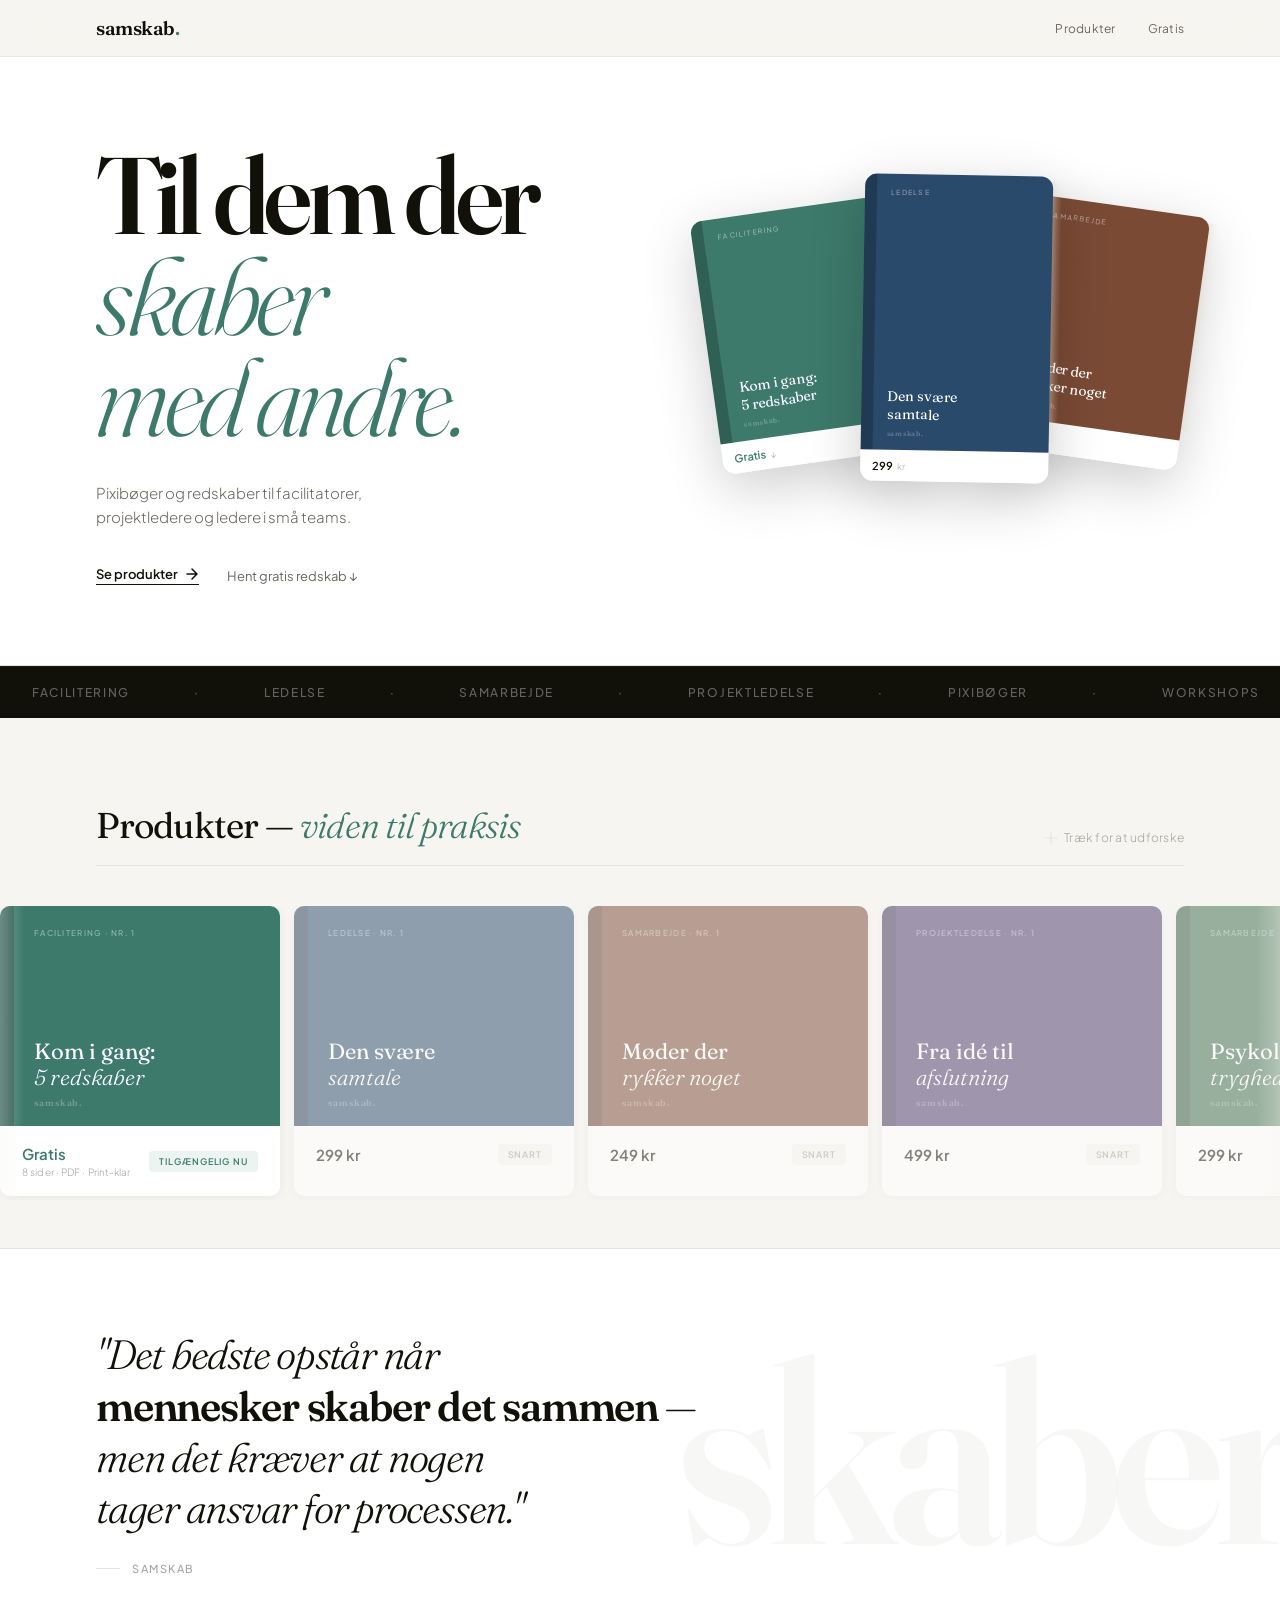
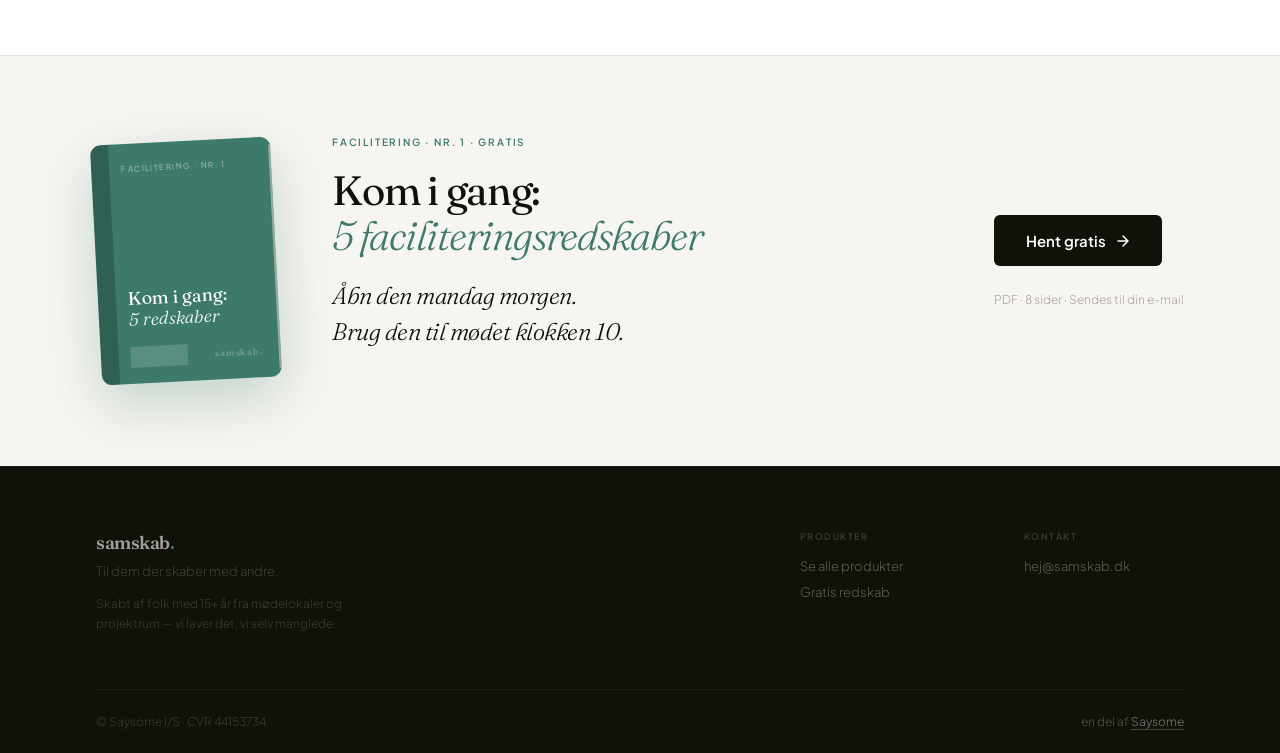
<file: index.html>
<!DOCTYPE html>
<html lang="da">
<head>
  <meta charset="UTF-8">
  <meta name="viewport" content="width=device-width, initial-scale=1.0">
  <title>samskab — Til dem der skaber med andre</title>
  <meta name="description" content="Pixibøger og redskaber til facilitatorer, projektledere og ledere i små teams.">
  <meta property="og:title" content="samskab — Til dem der skaber med andre">
  <meta property="og:description" content="Pixibøger og redskaber til facilitatorer, projektledere og ledere i små teams.">
  <meta property="og:type" content="website">
  <meta property="og:image" content="https://samskab.dk/og.svg">
  <meta property="og:image:width" content="1200">
  <meta property="og:image:height" content="630">
  <meta property="og:url" content="https://samskab.dk">
  <meta name="twitter:card" content="summary_large_image">
  <meta name="twitter:image" content="https://samskab.dk/og.svg">
  <link rel="icon" href="/favicon.svg" type="image/svg+xml">
  <link rel="preconnect" href="https://fonts.googleapis.com">
  <link rel="preconnect" href="https://fonts.gstatic.com" crossorigin>
  <link href="https://fonts.googleapis.com/css2?family=Fraunces:ital,opsz,wght@0,9..144,300;0,9..144,400;0,9..144,600;1,9..144,300;1,9..144,400&family=Plus+Jakarta+Sans:wght@300;400;500;600&display=swap" rel="stylesheet">
  <link rel="stylesheet" href="css/style.css">
</head>
<body>

<!-- NAV -->
<header class="nav">
  <div class="wrap">
    <div class="nav-inner">
      <a href="#" class="nav-logo">samskab<span>.</span></a>
      <nav class="nav-links">
        <a href="#produkter" class="nav-link">Produkter</a>
        <a href="#gratis" class="nav-link">Gratis</a>
      </nav>
    </div>
  </div>
</header>


<!-- HERO -->
<section class="hero">
  <div class="wrap">
    <div class="hero-inner">

      <div>
        <h1 class="hero-h1 reveal">
          Til dem der<br>
          <span class="italic">skaber<br>med andre.</span>
        </h1>
        <p class="hero-meta reveal reveal-delay-1">
          Pixibøger og redskaber til facilitatorer,<br>
          projektledere og ledere i små teams.
        </p>
        <div class="hero-links reveal reveal-delay-2">
          <a href="#produkter" class="hero-link-primary">
            Se produkter
            <svg width="14" height="14" viewBox="0 0 14 14" fill="none"><path d="M2 7h10M7 2l5 5-5 5" stroke="currentColor" stroke-width="1.5" stroke-linecap="round" stroke-linejoin="round"/></svg>
          </a>
          <a href="#gratis" class="hero-link-secondary">
            Hent gratis redskab ↓
          </a>
        </div>
      </div>

      <!-- Fanned card deck -->
      <div class="hero-deck">
        <div class="hc">
          <div class="hc-cover hc-cover-h" style="background:var(--s-f)">
            <div class="hc-spine"></div>
            <div class="hc-series">Facilitering</div>
            <div class="hc-bottom">
              <div class="hc-title">Kom i gang:<br>5 redskaber</div>
              <div class="hc-publisher">samskab.</div>
            </div>
          </div>
          <div class="hc-foot"><div class="hc-price free">Gratis <small>↓</small></div></div>
        </div>
        <div class="hc">
          <div class="hc-cover hc-cover-xl" style="background:var(--s-l)">
            <div class="hc-spine"></div>
            <div class="hc-series">Ledelse</div>
            <div class="hc-bottom">
              <div class="hc-title">Den svære<br>samtale</div>
              <div class="hc-publisher">samskab.</div>
            </div>
          </div>
          <div class="hc-foot"><div class="hc-price">299 <small>kr</small></div></div>
        </div>
        <div class="hc">
          <div class="hc-cover hc-cover-h" style="background:var(--s-s)">
            <div class="hc-spine"></div>
            <div class="hc-series">Samarbejde</div>
            <div class="hc-bottom">
              <div class="hc-title">Møder der<br>rykker noget</div>
              <div class="hc-publisher">samskab.</div>
            </div>
          </div>
          <div class="hc-foot"><div class="hc-price">249 <small>kr</small></div></div>
        </div>
      </div>

    </div>
  </div>
</section>


<!-- MARQUEE -->
<div class="marquee-wrap">
  <div class="marquee-track">
    <!-- Repeated twice for seamless loop -->
    <span class="marquee-item">Facilitering</span>
    <span class="marquee-item accent">·</span>
    <span class="marquee-item">Ledelse</span>
    <span class="marquee-item accent">·</span>
    <span class="marquee-item">Samarbejde</span>
    <span class="marquee-item accent">·</span>
    <span class="marquee-item">Projektledelse</span>
    <span class="marquee-item accent">·</span>
    <span class="marquee-item">Pixibøger</span>
    <span class="marquee-item accent">·</span>
    <span class="marquee-item">Workshops</span>
    <span class="marquee-item accent">·</span>
    <span class="marquee-item">Redskaber</span>
    <span class="marquee-item accent">·</span>
    <span class="marquee-item">Skaber med andre</span>
    <span class="marquee-item accent">·</span>
    <span class="marquee-item">Facilitering</span>
    <span class="marquee-item accent">·</span>
    <span class="marquee-item">Ledelse</span>
    <span class="marquee-item accent">·</span>
    <span class="marquee-item">Samarbejde</span>
    <span class="marquee-item accent">·</span>
    <span class="marquee-item">Projektledelse</span>
    <span class="marquee-item accent">·</span>
    <span class="marquee-item">Pixibøger</span>
    <span class="marquee-item accent">·</span>
    <span class="marquee-item">Workshops</span>
    <span class="marquee-item accent">·</span>
    <span class="marquee-item">Redskaber</span>
    <span class="marquee-item accent">·</span>
    <span class="marquee-item">Skaber med andre</span>
    <span class="marquee-item accent">·</span>
  </div>
</div>


<!-- PRODUKTER -->
<section class="section-products" id="produkter">
  <div class="wrap">
    <div class="products-header reveal">
      <h2 class="products-h2">Produkter — <em>viden til praksis</em></h2>
      <span class="products-hint">
        <svg width="14" height="14" viewBox="0 0 14 14" fill="none"><path d="M7 1v12M1 7h12" stroke="currentColor" stroke-width="1.2" stroke-linecap="round" opacity=".5"/></svg>
        Træk for at udforske
      </span>
    </div>
  </div>

  <!-- Drag-scroll shelf -->
  <div class="shelf-outer">
    <div class="shelf" id="shelf">

      <div class="shelf-card">
        <a href="#gratis">
          <div class="sc-cover" style="background:var(--s-f)">
            <div class="sc-spine"></div>
            <div class="sc-series">Facilitering · Nr. 1</div>
            <div class="sc-bottom">
              <div class="sc-title">Kom i gang:<br><em>5 redskaber</em></div>
              <div class="sc-publisher">samskab.</div>
            </div>
          </div>
          <div class="sc-foot">
            <div>
              <div class="sc-price free">Gratis</div>
              <div class="sc-specs">8 sider · PDF · Print-klar</div>
            </div>
            <div class="sc-badge free-badge">Tilgængelig nu</div>
          </div>
        </a>
      </div>

      <div class="shelf-card disabled">
        <div class="sc-cover" style="background:var(--s-l)">
          <div class="sc-spine"></div>
          <div class="sc-series">Ledelse · Nr. 1</div>
          <div class="sc-bottom">
            <div class="sc-title">Den svære<br><em>samtale</em></div>
            <div class="sc-publisher">samskab.</div>
          </div>
        </div>
        <div class="sc-foot">
          <div class="sc-price">299 kr</div>
          <div class="sc-badge soon-badge">Snart</div>
        </div>
      </div>

      <div class="shelf-card disabled">
        <div class="sc-cover" style="background:var(--s-s)">
          <div class="sc-spine"></div>
          <div class="sc-series">Samarbejde · Nr. 1</div>
          <div class="sc-bottom">
            <div class="sc-title">Møder der<br><em>rykker noget</em></div>
            <div class="sc-publisher">samskab.</div>
          </div>
        </div>
        <div class="sc-foot">
          <div class="sc-price">249 kr</div>
          <div class="sc-badge soon-badge">Snart</div>
        </div>
      </div>

      <div class="shelf-card disabled">
        <div class="sc-cover" style="background:var(--s-p)">
          <div class="sc-spine"></div>
          <div class="sc-series">Projektledelse · Nr. 1</div>
          <div class="sc-bottom">
            <div class="sc-title">Fra idé til<br><em>afslutning</em></div>
            <div class="sc-publisher">samskab.</div>
          </div>
        </div>
        <div class="sc-foot">
          <div class="sc-price">499 kr</div>
          <div class="sc-badge soon-badge">Snart</div>
        </div>
      </div>

      <div class="shelf-card disabled">
        <div class="sc-cover" style="background:var(--s-g)">
          <div class="sc-spine"></div>
          <div class="sc-series">Samarbejde · Nr. 2</div>
          <div class="sc-bottom">
            <div class="sc-title">Psykologisk<br><em>tryghed</em></div>
            <div class="sc-publisher">samskab.</div>
          </div>
        </div>
        <div class="sc-foot">
          <div class="sc-price">299 kr</div>
          <div class="sc-badge soon-badge">Snart</div>
        </div>
      </div>

    </div>
  </div>
</section>


<!-- STATEMENT -->
<section class="section-statement">
  <div class="wrap">
    <div class="statement-ghost" aria-hidden="true">skaber</div>
    <div class="statement-body reveal">
      <div class="statement-content">
        <p class="statement-q">
          "Det bedste opstår når<br>
          <strong>mennesker skaber det sammen</strong> —<br>
          men det kræver at nogen<br>
          tager ansvar for processen."
        </p>
        <div class="statement-attr">samskab</div>
      </div>
    </div>
  </div>
</section>


<!-- GRATIS -->
<section class="section-gratis" id="gratis">
  <div class="wrap">
    <div class="gratis-strip reveal">

      <div class="gratis-book-wrap">
        <div class="gratis-cover">
          <div class="gc-spine"></div>
          <div class="gratis-cover-series">Facilitering · Nr. 1</div>
          <div class="gratis-cover-bottom">
            <div class="gratis-cover-title">Kom i gang:<br><em>5 redskaber</em></div>
            <div class="gratis-cover-foot">
              <span class="gratis-cover-tag">Gratis</span>
              <span class="gc-publisher">samskab.</span>
            </div>
          </div>
        </div>
      </div>

      <div class="gratis-info">
        <div class="gratis-kicker">Facilitering · Nr. 1 · Gratis</div>
        <h2 class="gratis-h">Kom i gang:<br><em>5 faciliteringsredskaber</em></h2>
        <p class="gratis-line">Åbn den mandag morgen.<br>Brug den til mødet klokken 10.</p>
      </div>

      <div class="gratis-cta-col">
        <a href="[LEMON_SQUEEZY_URL]" class="gratis-btn">
          Hent gratis
          <svg width="14" height="14" viewBox="0 0 14 14" fill="none"><path d="M2 7h10M7 2l5 5-5 5" stroke="currentColor" stroke-width="1.5" stroke-linecap="round" stroke-linejoin="round"/></svg>
        </a>
        <span class="gratis-note">PDF · 8 sider · Sendes til din e-mail</span>
      </div>

    </div>
  </div>
</section>


<!-- FOOTER -->
<footer class="footer">
  <div class="wrap">
    <div class="footer-top">
      <div class="footer-brand">
        <span class="footer-logo">samskab<span>.</span></span>
        <p class="footer-tagline">Til dem der skaber med andre.</p>
        <p class="footer-om">Skabt af folk med 15+ år fra mødelokaler og projektrum — vi laver det, vi selv manglede.</p>
      </div>
      <div>
        <div class="footer-col-head">Produkter</div>
        <div class="footer-col-links">
          <a href="#produkter" class="footer-link">Se alle produkter</a>
          <a href="#gratis" class="footer-link">Gratis redskab</a>
        </div>
      </div>
      <div>
        <div class="footer-col-head">Kontakt</div>
        <div class="footer-col-links">
          <a href="mailto:hej@samskab.dk" class="footer-link">hej@samskab.dk</a>
        </div>
      </div>
    </div>
    <div class="footer-bottom">
      <span class="footer-copy">© Saysome I/S · CVR 44153734</span>
      <span class="footer-saysome">en del af <a href="https://saysome.dk" target="_blank" rel="noopener">Saysome</a></span>
    </div>
  </div>
</footer>


<script>
// ── Scroll reveal
const observer = new IntersectionObserver((entries) => {
  entries.forEach(e => {
    if (e.isIntersecting) { e.target.classList.add('visible'); observer.unobserve(e.target); }
  });
}, { threshold: 0.12 });
document.querySelectorAll('.reveal').forEach(el => observer.observe(el));

// ── Drag-scroll shelf
const shelf = document.getElementById('shelf');
let isDown = false, startX, scrollLeft;
shelf.addEventListener('mousedown', e => {
  isDown = true;
  startX = e.pageX - shelf.offsetLeft;
  scrollLeft = shelf.scrollLeft;
});
document.addEventListener('mouseup', () => { isDown = false; });
shelf.addEventListener('mousemove', e => {
  if (!isDown) return;
  e.preventDefault();
  const x = e.pageX - shelf.offsetLeft;
  shelf.scrollLeft = scrollLeft - (x - startX) * 1.4;
});
// Touch support
shelf.addEventListener('touchstart', e => {
  startX = e.touches[0].pageX - shelf.offsetLeft;
  scrollLeft = shelf.scrollLeft;
}, { passive: true });
shelf.addEventListener('touchmove', e => {
  const x = e.touches[0].pageX - shelf.offsetLeft;
  shelf.scrollLeft = scrollLeft - (x - startX);
}, { passive: true });
</script>

</body>
</html>
</file>
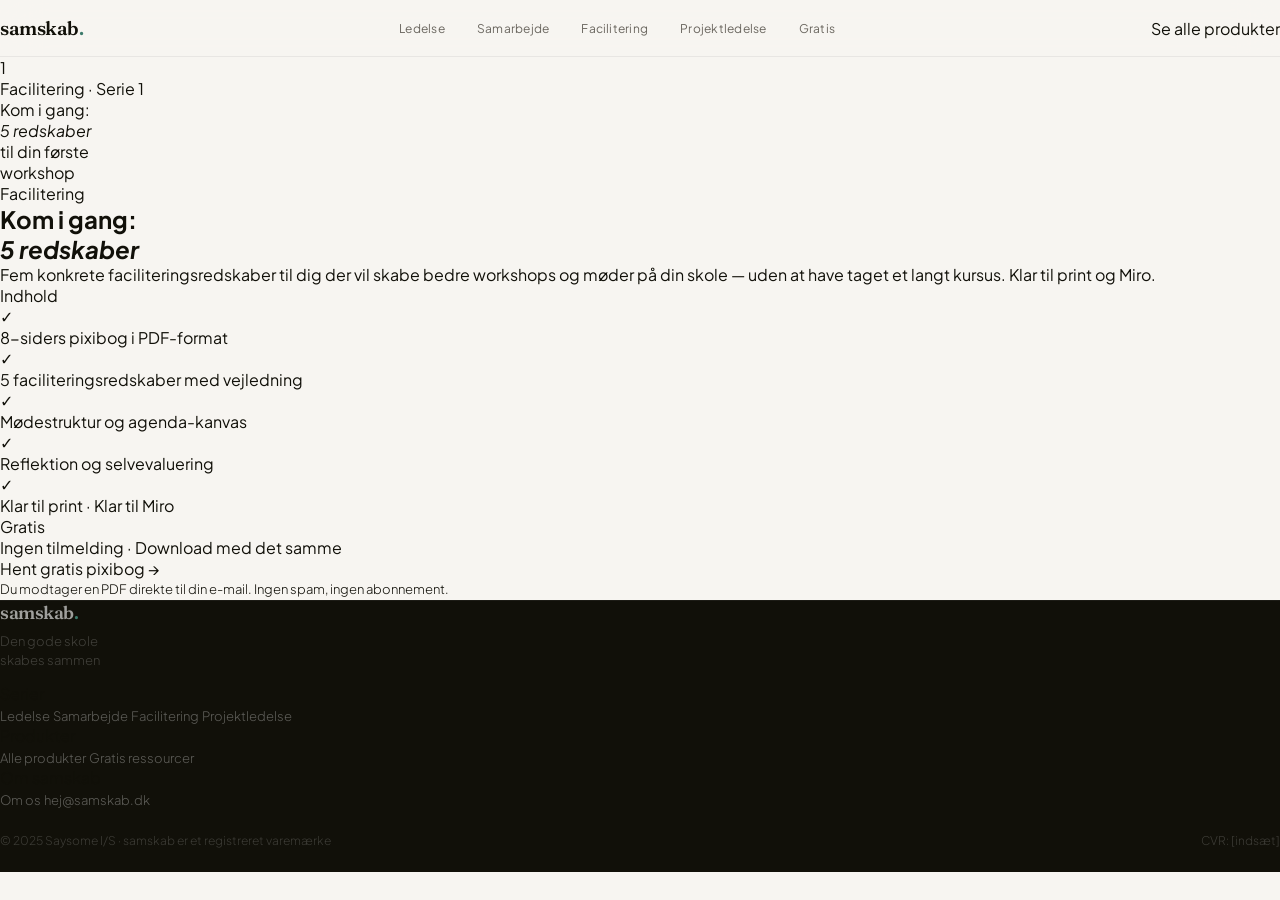
<file: gratis.html>
<!DOCTYPE html>
<html lang="da">
<head>
  <meta charset="UTF-8">
  <meta name="viewport" content="width=device-width, initial-scale=1.0">
  <title>Gratis pixibog — Kom i gang: 5 redskaber | samskab</title>
  <meta name="description" content="Hent vores gratis pixibog med 5 faciliterings­redskaber til workshops og møder på frie skoler.">
  <link rel="preconnect" href="https://fonts.googleapis.com">
  <link rel="preconnect" href="https://fonts.gstatic.com" crossorigin>
  <link href="https://fonts.googleapis.com/css2?family=Fraunces:ital,opsz,wght@0,9..144,300;0,9..144,400;0,9..144,600;1,9..144,300;1,9..144,400&family=Plus+Jakarta+Sans:wght@300;400;500;600&display=swap" rel="stylesheet">
  <link rel="stylesheet" href="css/style.css">
</head>
<body>

<!-- NAV -->
<header class="nav">
  <div class="container">
    <nav class="nav-inner">
      <a href="/" class="nav-logo">samskab<span>.</span></a>
      <div class="nav-links">
        <a href="/ledelse" class="nav-link">Ledelse</a>
        <a href="/samarbejde" class="nav-link">Samarbejde</a>
        <a href="/facilitering" class="nav-link active">Facilitering</a>
        <a href="/projektledelse" class="nav-link">Projektledelse</a>
        <a href="/gratis" class="nav-link active">Gratis</a>
      </div>
      <div class="nav-actions">
        <a href="/produkter" class="btn-primary">Se alle produkter</a>
      </div>
    </nav>
  </div>
</header>

<!-- PRODUKT DETAIL -->
<section class="product-detail">
  <div class="container">
    <div class="product-detail-grid">

      <!-- Produktcover -->
      <div>
        <div class="product-cover-large" style="background:var(--series-facilitering)">
          <div class="product-cover-large-num">1</div>
          <div class="product-cover-large-series">Facilitering · Serie 1</div>
          <div class="product-cover-large-title">Kom i gang:<br><em>5 redskaber</em><br>til din første<br>workshop</div>
        </div>
      </div>

      <!-- Produktinfo -->
      <div>
        <div class="product-detail-badge">
          <div class="hero-tag-dot"></div>
          Facilitering
        </div>
        <h1 class="product-detail-h1">Kom i gang:<br><em>5 redskaber</em></h1>
        <p class="product-detail-sub">Fem konkrete faciliteringsredskaber til dig der vil skabe bedre workshops og møder på din skole — uden at have taget et langt kursus. Klar til print og Miro.</p>

        <div class="product-detail-divider"></div>

        <div class="product-includes">
          <div class="product-includes-title">Indhold</div>
          <div class="product-includes-list">
            <div class="product-includes-item">
              <div class="product-includes-check">✓</div>
              8-siders pixibog i PDF-format
            </div>
            <div class="product-includes-item">
              <div class="product-includes-check">✓</div>
              5 faciliterings­redskaber med vejledning
            </div>
            <div class="product-includes-item">
              <div class="product-includes-check">✓</div>
              Mødestruktur og agenda-kanvas
            </div>
            <div class="product-includes-item">
              <div class="product-includes-check">✓</div>
              Reflektion og selvevaluering
            </div>
            <div class="product-includes-item">
              <div class="product-includes-check">✓</div>
              Klar til print · Klar til Miro
            </div>
          </div>
        </div>

        <div class="product-detail-divider"></div>

        <div class="product-price-row">
          <div class="product-price-large free">Gratis</div>
          <div class="product-price-note">Ingen tilmelding · Download med det samme</div>
        </div>

        <!-- Lemon Squeezy checkout-knap indsættes her -->
        <a href="[LEMON_SQUEEZY_URL]" class="btn-cta" style="display:inline-block">
          Hent gratis pixibog →
        </a>

        <div class="product-detail-divider"></div>

        <p style="font-size:13px; color:var(--text-subtle); font-weight:300; line-height:1.6;">
          Du modtager en PDF direkte til din e-mail. Ingen spam, ingen abonnement.
        </p>
      </div>

    </div>
  </div>
</section>

<!-- FOOTER -->
<footer class="footer">
  <div class="container">
    <div class="footer-grid">
      <div>
        <div class="footer-logo">samskab<span>.</span></div>
        <p class="footer-tagline">Den gode skole<br>skabes sammen</p>
      </div>
      <div>
        <div class="footer-heading">Serier</div>
        <div class="footer-links">
          <a href="/ledelse" class="footer-link">Ledelse</a>
          <a href="/samarbejde" class="footer-link">Samarbejde</a>
          <a href="/facilitering" class="footer-link">Facilitering</a>
          <a href="/projektledelse" class="footer-link">Projektledelse</a>
        </div>
      </div>
      <div>
        <div class="footer-heading">Produkter</div>
        <div class="footer-links">
          <a href="/produkter" class="footer-link">Alle produkter</a>
          <a href="/gratis" class="footer-link">Gratis ressourcer</a>
        </div>
      </div>
      <div>
        <div class="footer-heading">Om samskab</div>
        <div class="footer-links">
          <a href="/om" class="footer-link">Om os</a>
          <a href="mailto:hej@samskab.dk" class="footer-link">hej@samskab.dk</a>
        </div>
      </div>
    </div>
    <div class="footer-bottom">
      <span class="footer-copy">© 2025 Saysome I/S · samskab er et registreret varemærke</span>
      <span class="footer-copy">CVR: [indsæt]</span>
    </div>
  </div>
</footer>

</body>
</html>
</file>
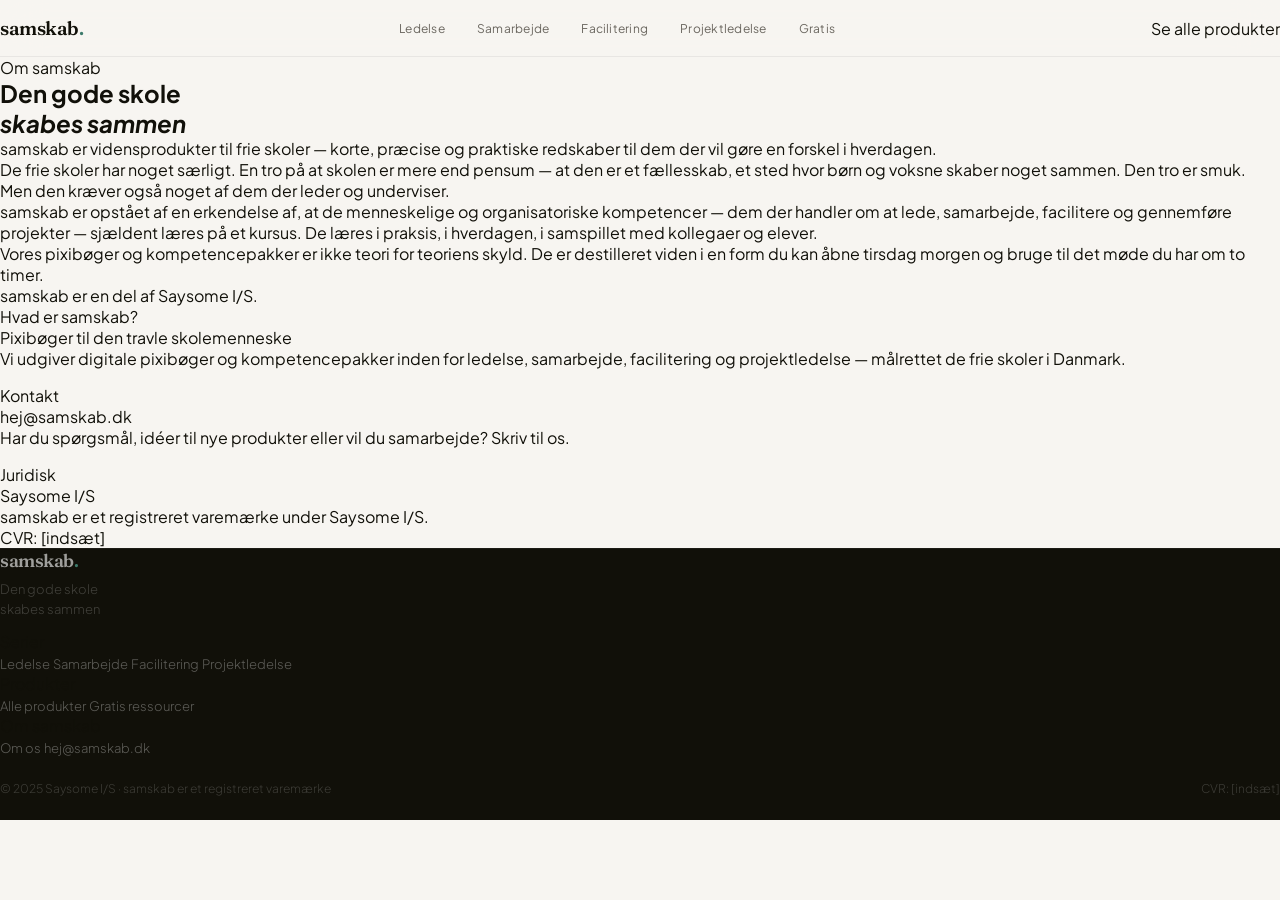
<file: om.html>
<!DOCTYPE html>
<html lang="da">
<head>
  <meta charset="UTF-8">
  <meta name="viewport" content="width=device-width, initial-scale=1.0">
  <title>Om samskab</title>
  <meta name="description" content="samskab er vidensprodukter til frie skoler — skabt af folk der kender skolernes hverdag.">
  <link rel="preconnect" href="https://fonts.googleapis.com">
  <link rel="preconnect" href="https://fonts.gstatic.com" crossorigin>
  <link href="https://fonts.googleapis.com/css2?family=Fraunces:ital,opsz,wght@0,9..144,300;0,9..144,400;0,9..144,600;1,9..144,300;1,9..144,400&family=Plus+Jakarta+Sans:wght@300;400;500;600&display=swap" rel="stylesheet">
  <link rel="stylesheet" href="css/style.css">
</head>
<body>

<!-- NAV -->
<header class="nav">
  <div class="container">
    <nav class="nav-inner">
      <a href="/" class="nav-logo">samskab<span>.</span></a>
      <div class="nav-links">
        <a href="/ledelse" class="nav-link">Ledelse</a>
        <a href="/samarbejde" class="nav-link">Samarbejde</a>
        <a href="/facilitering" class="nav-link">Facilitering</a>
        <a href="/projektledelse" class="nav-link">Projektledelse</a>
        <a href="/gratis" class="nav-link">Gratis</a>
      </div>
      <div class="nav-actions">
        <a href="/produkter" class="btn-primary">Se alle produkter</a>
      </div>
    </nav>
  </div>
</header>

<!-- PAGE HEADER -->
<section class="page-header">
  <div class="container">
    <div class="page-header-tag">Om samskab</div>
    <h1>Den gode skole<br><em>skabes sammen</em></h1>
    <p>samskab er vidensprodukter til frie skoler — korte, præcise og praktiske redskaber til dem der vil gøre en forskel i hverdagen.</p>
  </div>
</section>

<!-- OM TEKST -->
<section class="section">
  <div class="container">
    <div class="about-grid">
      <div class="about-body">
        <p>De frie skoler har noget særligt. En tro på at skolen er mere end pensum — at den er et fællesskab, et sted hvor børn og voksne skaber noget sammen. Den tro er smuk. Men den kræver også noget af dem der leder og underviser.</p>
        <p>samskab er opstået af en erkendelse af, at de menneskelige og organisatoriske kompetencer — dem der handler om at lede, samarbejde, facilitere og gennemføre projekter — sjældent læres på et kursus. De læres i praksis, i hverdagen, i samspillet med kollegaer og elever.</p>
        <p>Vores pixibøger og kompetencepakker er ikke teori for teoriens skyld. De er destilleret viden i en form du kan åbne tirsdag morgen og bruge til det møde du har om to timer.</p>
        <p>samskab er en del af Saysome I/S.</p>
      </div>
      <div>
        <div class="about-aside-card">
          <div class="about-aside-label">Hvad er samskab?</div>
          <div class="about-aside-title">Pixibøger til den travle skolemenneske</div>
          <p class="about-aside-body">Vi udgiver digitale pixibøger og kompetencepakker inden for ledelse, samarbejde, facilitering og projektledelse — målrettet de frie skoler i Danmark.</p>
        </div>
        <div class="about-aside-card" style="margin-top:16px; border-top-color:var(--series-ledelse);">
          <div class="about-aside-label">Kontakt</div>
          <div class="about-aside-title">hej@samskab.dk</div>
          <p class="about-aside-body">Har du spørgsmål, idéer til nye produkter eller vil du samarbejde? Skriv til os.</p>
        </div>
        <div class="about-aside-card" style="margin-top:16px; border-top-color:var(--series-samarbejde);">
          <div class="about-aside-label">Juridisk</div>
          <div class="about-aside-title">Saysome I/S</div>
          <p class="about-aside-body">samskab er et registreret varemærke under Saysome I/S.<br>CVR: [indsæt]</p>
        </div>
      </div>
    </div>
  </div>
</section>

<!-- FOOTER -->
<footer class="footer">
  <div class="container">
    <div class="footer-grid">
      <div>
        <div class="footer-logo">samskab<span>.</span></div>
        <p class="footer-tagline">Den gode skole<br>skabes sammen</p>
      </div>
      <div>
        <div class="footer-heading">Serier</div>
        <div class="footer-links">
          <a href="/ledelse" class="footer-link">Ledelse</a>
          <a href="/samarbejde" class="footer-link">Samarbejde</a>
          <a href="/facilitering" class="footer-link">Facilitering</a>
          <a href="/projektledelse" class="footer-link">Projektledelse</a>
        </div>
      </div>
      <div>
        <div class="footer-heading">Produkter</div>
        <div class="footer-links">
          <a href="/produkter" class="footer-link">Alle produkter</a>
          <a href="/gratis" class="footer-link">Gratis ressourcer</a>
        </div>
      </div>
      <div>
        <div class="footer-heading">Om samskab</div>
        <div class="footer-links">
          <a href="/om" class="footer-link">Om os</a>
          <a href="mailto:hej@samskab.dk" class="footer-link">hej@samskab.dk</a>
        </div>
      </div>
    </div>
    <div class="footer-bottom">
      <span class="footer-copy">© 2025 Saysome I/S · samskab er et registreret varemærke</span>
      <span class="footer-copy">CVR: [indsæt]</span>
    </div>
  </div>
</footer>

</body>
</html>
</file>
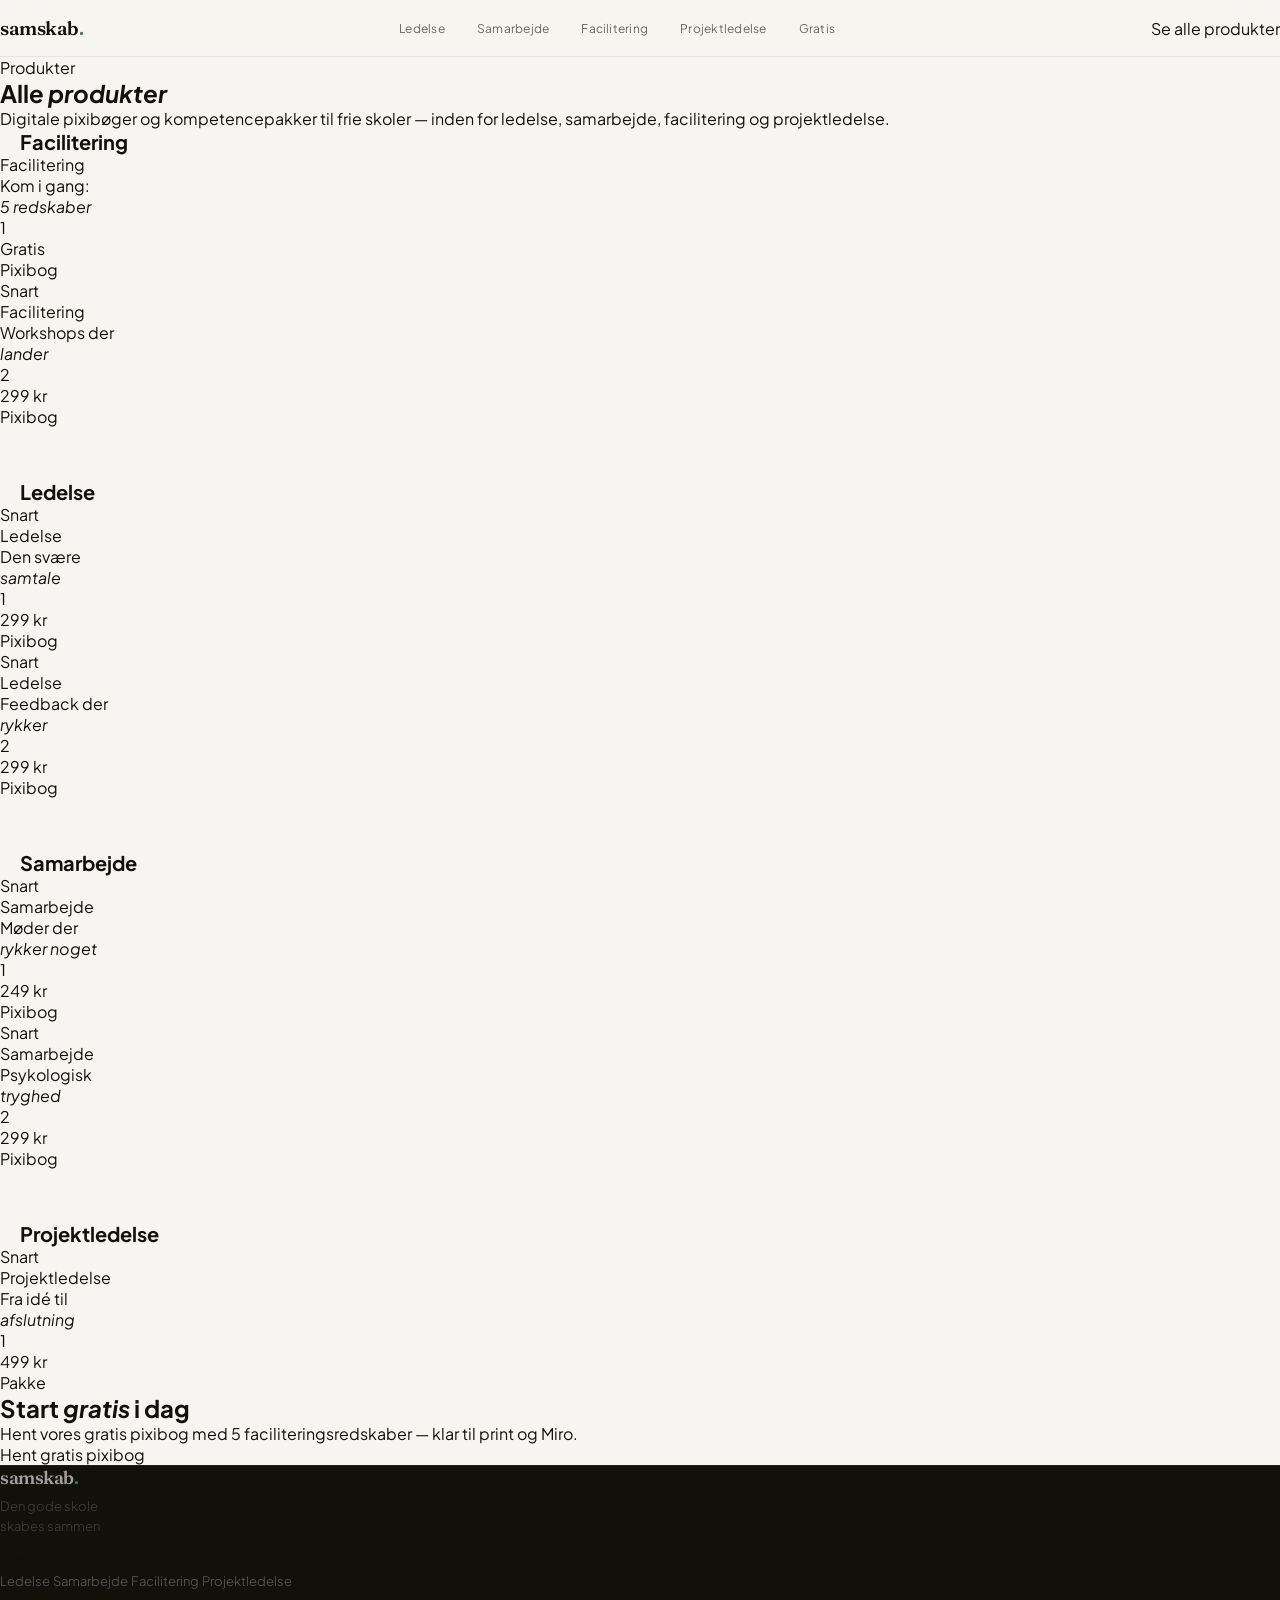
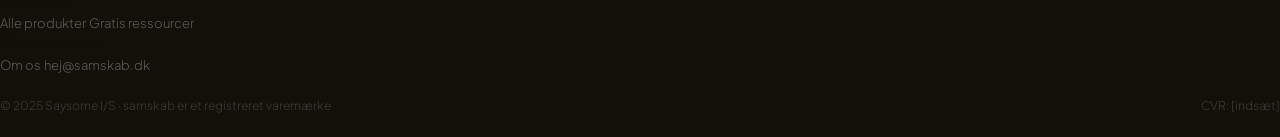
<file: produkter.html>
<!DOCTYPE html>
<html lang="da">
<head>
  <meta charset="UTF-8">
  <meta name="viewport" content="width=device-width, initial-scale=1.0">
  <title>Alle produkter — samskab</title>
  <meta name="description" content="Digitale pixibøger og kompetencepakker til ledere, lærere og facilitatorer på frie skoler.">
  <link rel="preconnect" href="https://fonts.googleapis.com">
  <link rel="preconnect" href="https://fonts.gstatic.com" crossorigin>
  <link href="https://fonts.googleapis.com/css2?family=Fraunces:ital,opsz,wght@0,9..144,300;0,9..144,400;0,9..144,600;1,9..144,300;1,9..144,400&family=Plus+Jakarta+Sans:wght@300;400;500;600&display=swap" rel="stylesheet">
  <link rel="stylesheet" href="css/style.css">
</head>
<body>

<!-- NAV -->
<header class="nav">
  <div class="container">
    <nav class="nav-inner">
      <a href="/" class="nav-logo">samskab<span>.</span></a>
      <div class="nav-links">
        <a href="/ledelse" class="nav-link">Ledelse</a>
        <a href="/samarbejde" class="nav-link">Samarbejde</a>
        <a href="/facilitering" class="nav-link">Facilitering</a>
        <a href="/projektledelse" class="nav-link">Projektledelse</a>
        <a href="/gratis" class="nav-link">Gratis</a>
      </div>
      <div class="nav-actions">
        <a href="/produkter" class="btn-primary active">Se alle produkter</a>
      </div>
    </nav>
  </div>
</header>

<!-- PAGE HEADER -->
<section class="page-header">
  <div class="container">
    <div class="page-header-tag">Produkter</div>
    <h1>Alle <em>produkter</em></h1>
    <p>Digitale pixibøger og kompetencepakker til frie skoler — inden for ledelse, samarbejde, facilitering og projektledelse.</p>
  </div>
</section>

<!-- SERIES FILTER -->
<section class="section">
  <div class="container">

    <!-- Facilitering -->
    <div class="section-header" style="margin-top:0;">
      <h2 class="section-title" style="font-size:20px; display:flex; align-items:center; gap:10px;">
        <span style="width:10px;height:10px;border-radius:50%;background:var(--series-facilitering);display:inline-block;flex-shrink:0;"></span>
        Facilitering
      </h2>
    </div>
    <div class="product-grid" style="margin-bottom:52px;">
      <a href="/gratis" class="product-card">
        <div class="product-cover" style="background:var(--series-facilitering)">
          <div class="product-series-badge">Facilitering</div>
          <div class="product-title-cover">Kom i gang:<br><em>5 redskaber</em></div>
          <div class="product-cover-num">1</div>
        </div>
        <div class="product-info">
          <div class="product-price free">Gratis</div>
          <div class="product-format">Pixibog</div>
        </div>
      </a>
      <div class="product-card coming-soon">
        <div class="product-cover" style="background:var(--series-facilitering)">
          <div class="coming-soon-badge">Snart</div>
          <div class="product-series-badge">Facilitering</div>
          <div class="product-title-cover">Workshops der<br><em>lander</em></div>
          <div class="product-cover-num">2</div>
        </div>
        <div class="product-info">
          <div class="product-price">299 kr</div>
          <div class="product-format">Pixibog</div>
        </div>
      </div>
    </div>

    <!-- Ledelse -->
    <div class="section-header">
      <h2 class="section-title" style="font-size:20px; display:flex; align-items:center; gap:10px;">
        <span style="width:10px;height:10px;border-radius:50%;background:var(--series-ledelse);display:inline-block;flex-shrink:0;"></span>
        Ledelse
      </h2>
    </div>
    <div class="product-grid" style="margin-bottom:52px;">
      <div class="product-card coming-soon">
        <div class="product-cover" style="background:var(--series-ledelse)">
          <div class="coming-soon-badge">Snart</div>
          <div class="product-series-badge">Ledelse</div>
          <div class="product-title-cover">Den svære<br><em>samtale</em></div>
          <div class="product-cover-num">1</div>
        </div>
        <div class="product-info">
          <div class="product-price">299 kr</div>
          <div class="product-format">Pixibog</div>
        </div>
      </div>
      <div class="product-card coming-soon">
        <div class="product-cover" style="background:var(--series-ledelse)">
          <div class="coming-soon-badge">Snart</div>
          <div class="product-series-badge">Ledelse</div>
          <div class="product-title-cover">Feedback der<br><em>rykker</em></div>
          <div class="product-cover-num">2</div>
        </div>
        <div class="product-info">
          <div class="product-price">299 kr</div>
          <div class="product-format">Pixibog</div>
        </div>
      </div>
    </div>

    <!-- Samarbejde -->
    <div class="section-header">
      <h2 class="section-title" style="font-size:20px; display:flex; align-items:center; gap:10px;">
        <span style="width:10px;height:10px;border-radius:50%;background:var(--series-samarbejde);display:inline-block;flex-shrink:0;"></span>
        Samarbejde
      </h2>
    </div>
    <div class="product-grid" style="margin-bottom:52px;">
      <div class="product-card coming-soon">
        <div class="product-cover" style="background:var(--series-samarbejde)">
          <div class="coming-soon-badge">Snart</div>
          <div class="product-series-badge">Samarbejde</div>
          <div class="product-title-cover">Møder der<br><em>rykker noget</em></div>
          <div class="product-cover-num">1</div>
        </div>
        <div class="product-info">
          <div class="product-price">249 kr</div>
          <div class="product-format">Pixibog</div>
        </div>
      </div>
      <div class="product-card coming-soon">
        <div class="product-cover" style="background:var(--series-samarbejde)">
          <div class="coming-soon-badge">Snart</div>
          <div class="product-series-badge">Samarbejde</div>
          <div class="product-title-cover">Psykologisk<br><em>tryghed</em></div>
          <div class="product-cover-num">2</div>
        </div>
        <div class="product-info">
          <div class="product-price">299 kr</div>
          <div class="product-format">Pixibog</div>
        </div>
      </div>
    </div>

    <!-- Projektledelse -->
    <div class="section-header">
      <h2 class="section-title" style="font-size:20px; display:flex; align-items:center; gap:10px;">
        <span style="width:10px;height:10px;border-radius:50%;background:var(--series-projektledelse);display:inline-block;flex-shrink:0;"></span>
        Projektledelse
      </h2>
    </div>
    <div class="product-grid">
      <div class="product-card coming-soon">
        <div class="product-cover" style="background:var(--series-projektledelse)">
          <div class="coming-soon-badge">Snart</div>
          <div class="product-series-badge">Projektledelse</div>
          <div class="product-title-cover">Fra idé til<br><em>afslutning</em></div>
          <div class="product-cover-num">1</div>
        </div>
        <div class="product-info">
          <div class="product-price">499 kr</div>
          <div class="product-format">Pakke</div>
        </div>
      </div>
    </div>

  </div>
</section>

<!-- GRATIS BANNER -->
<section class="free-banner">
  <div class="container">
    <div class="free-banner-inner">
      <div class="free-banner-text">
        <h2>Start <em>gratis</em> i dag</h2>
        <p>Hent vores gratis pixibog med 5 faciliterings­redskaber — klar til print og Miro.</p>
      </div>
      <a href="/gratis" class="btn-white">Hent gratis pixibog</a>
    </div>
  </div>
</section>

<!-- FOOTER -->
<footer class="footer">
  <div class="container">
    <div class="footer-grid">
      <div>
        <div class="footer-logo">samskab<span>.</span></div>
        <p class="footer-tagline">Den gode skole<br>skabes sammen</p>
      </div>
      <div>
        <div class="footer-heading">Serier</div>
        <div class="footer-links">
          <a href="/ledelse" class="footer-link">Ledelse</a>
          <a href="/samarbejde" class="footer-link">Samarbejde</a>
          <a href="/facilitering" class="footer-link">Facilitering</a>
          <a href="/projektledelse" class="footer-link">Projektledelse</a>
        </div>
      </div>
      <div>
        <div class="footer-heading">Produkter</div>
        <div class="footer-links">
          <a href="/produkter" class="footer-link">Alle produkter</a>
          <a href="/gratis" class="footer-link">Gratis ressourcer</a>
        </div>
      </div>
      <div>
        <div class="footer-heading">Om samskab</div>
        <div class="footer-links">
          <a href="/om" class="footer-link">Om os</a>
          <a href="mailto:hej@samskab.dk" class="footer-link">hej@samskab.dk</a>
        </div>
      </div>
    </div>
    <div class="footer-bottom">
      <span class="footer-copy">© 2025 Saysome I/S · samskab er et registreret varemærke</span>
      <span class="footer-copy">CVR: [indsæt]</span>
    </div>
  </div>
</footer>

</body>
</html>
</file>
<file: css/style.css>
/* ─────────────────────────────────────────
   samskab.dk · 2025 · Trendsetter edition
   ───────────────────────────────────────── */

*, *::before, *::after { margin: 0; padding: 0; box-sizing: border-box; }

:root {
  --primary:   #3D7A6B;
  --pl:        #EBF4F1;
  --text:      #111009;
  --muted:     #6B6760;
  --subtle:    #A8A49F;
  --bg:        #F7F5F1;
  --white:     #FFFFFF;
  --border:    #E5E2DD;
  --dark:      #111009;

  --s-f: #3D7A6B;
  --s-l: #2A4A6B;
  --s-s: #7A4A35;
  --s-p: #4A3A6B;
  --s-g: #3A6B4A;

  --serif: 'Fraunces', Georgia, serif;
  --sans:  'Plus Jakarta Sans', system-ui, sans-serif;
}

html { font-size: 16px; -webkit-font-smoothing: antialiased; scroll-behavior: smooth; }
body { font-family: var(--sans); background: var(--bg); color: var(--text); overflow-x: hidden; }
a { text-decoration: none; color: inherit; }

.wrap { max-width: 1200px; margin: 0 auto; padding: 0 56px; }
@media (max-width: 680px) { .wrap { padding: 0 24px; } }

/* ── SCROLL REVEAL ── */
.reveal {
  opacity: 0;
  transform: translateY(28px);
  transition: opacity .7s cubic-bezier(.16,1,.3,1), transform .7s cubic-bezier(.16,1,.3,1);
}
.reveal.visible { opacity: 1; transform: translateY(0); }
.reveal-delay-1 { transition-delay: .1s; }
.reveal-delay-2 { transition-delay: .2s; }
.reveal-delay-3 { transition-delay: .3s; }

/* ── NAV ── */
.nav {
  background: rgba(247,245,241,.88);
  backdrop-filter: blur(20px);
  -webkit-backdrop-filter: blur(20px);
  border-bottom: 1px solid rgba(0,0,0,.06);
  position: sticky; top: 0; z-index: 100;
}
.nav-inner {
  height: 56px;
  display: flex; align-items: center; justify-content: space-between;
}
.nav-logo {
  font-family: var(--serif);
  font-size: 19px; font-weight: 600; letter-spacing: -.025em; color: var(--text);
}
.nav-logo span { color: var(--primary); }
.nav-links { display: flex; gap: 32px; align-items: center; }
.nav-link {
  font-size: 12px; color: var(--muted); font-weight: 400;
  letter-spacing: .02em; transition: color .15s;
}
.nav-link:hover { color: var(--text); }

/* ── HERO ── */
.hero {
  background: var(--white);
  padding: 88px 0 80px;
  border-bottom: 1px solid var(--border);
  overflow: visible;
}
.hero-inner {
  display: grid;
  grid-template-columns: 1fr 460px;
  gap: 40px;
  align-items: center;
}
.hero-h1 {
  font-family: var(--serif);
  font-size: clamp(64px, 8.5vw, 128px);
  font-weight: 600;
  color: var(--text);
  line-height: .93;
  letter-spacing: -.04em;
  margin-bottom: 32px;
}
.hero-h1 .italic {
  color: var(--primary);
  font-style: italic;
  font-weight: 300;
}
.hero-meta {
  font-size: 15px;
  color: var(--muted);
  line-height: 1.65;
  font-weight: 300;
  max-width: 360px;
  margin-bottom: 36px;
}
.hero-links {
  display: flex; align-items: center; gap: 28px;
}
.hero-link-primary {
  font-size: 13px; font-weight: 600; color: var(--text);
  display: flex; align-items: center; gap: 7px;
  border-bottom: 1.5px solid var(--text);
  padding-bottom: 2px;
  transition: color .2s, border-color .2s;
}
.hero-link-primary:hover { color: var(--primary); border-color: var(--primary); }
.hero-link-secondary {
  font-size: 13px; font-weight: 400; color: var(--muted);
  display: flex; align-items: center; gap: 6px;
  transition: color .2s;
}
.hero-link-secondary:hover { color: var(--text); }

/* Fanned card deck */
.hero-deck {
  position: relative;
  width: 460px;
  height: 380px;
  flex-shrink: 0;
}
.hero-deck .hc {
  position: absolute;
  width: 188px;
  border-radius: 12px;
  overflow: visible;
  box-shadow: 0 16px 56px rgba(0,0,0,.2);
  transform-origin: bottom center;
  transition: transform .4s cubic-bezier(.34,1.56,.64,1);
}

/* Simulated page edges */
.hero-deck .hc::after {
  content: '';
  position: absolute;
  right: -9px;
  top: 5px;
  width: 11px;
  height: calc(100% - 46px);
  background: linear-gradient(to right,
    rgba(220,210,195,.55) 0px,
    rgba(230,220,205,.3) 4px,
    rgba(235,225,210,.15) 7px,
    transparent 11px
  );
  border-radius: 0 3px 3px 0;
  z-index: -1;
}

.hero-deck .hc:nth-child(1) {
  left: 0px; top: 32px;
  transform: rotate(-8deg);
  z-index: 1;
}
.hero-deck .hc:nth-child(2) {
  left: 136px; top: 0;
  transform: rotate(1deg);
  z-index: 3;
}
.hero-deck .hc:nth-child(3) {
  left: 264px; top: 28px;
  transform: rotate(8deg);
  z-index: 2;
}
.hero-deck:hover .hc:nth-child(1) { transform: rotate(-14deg) translateY(-12px); }
.hero-deck:hover .hc:nth-child(2) { transform: rotate(1deg) translateY(-20px); }
.hero-deck:hover .hc:nth-child(3) { transform: rotate(14deg) translateY(-12px); }

.hc-cover {
  padding: 14px 14px 12px 26px;
  display: flex; flex-direction: column; justify-content: space-between;
  position: relative; overflow: hidden;
  border-radius: 12px 12px 0 0;
}
.hc-cover-h { height: 224px; }
.hc-cover-xl { height: 276px; }

/* Spine */
.hc-spine {
  position: absolute;
  left: 0; top: 0; bottom: 0;
  width: 12px;
  background: rgba(0,0,0,.22);
  z-index: 2;
}

.hc-series {
  font-size: 7px; letter-spacing: .18em; text-transform: uppercase;
  color: rgba(255,255,255,.45); font-weight: 500; position: relative; z-index: 1;
}
.hc-bottom {
  display: flex; flex-direction: column; gap: 6px;
  position: relative; z-index: 1;
}
.hc-title {
  font-family: var(--serif); font-size: 14px; color: #fff;
  font-weight: 400; line-height: 1.25;
}
.hc-publisher {
  font-family: var(--serif); font-size: 7px;
  color: rgba(255,255,255,.28); letter-spacing: .1em; font-weight: 600;
}
.hc-foot { background: var(--white); padding: 9px 12px; border-radius: 0 0 12px 12px; }
.hc-price { font-size: 11px; font-weight: 600; color: var(--text); }
.hc-price.free { color: var(--primary); }
.hc-price small { font-size: 9px; color: var(--subtle); font-weight: 300; margin-left: 2px; }

/* ── MARQUEE ── */
.marquee-wrap {
  background: var(--dark);
  padding: 18px 0;
  overflow: hidden;
  border-top: 1px solid rgba(255,255,255,.04);
}
.marquee-track {
  display: flex;
  gap: 0;
  animation: marquee 28s linear infinite;
  width: max-content;
}
.marquee-track:hover { animation-play-state: paused; }
.marquee-item {
  font-size: 12px;
  font-weight: 500;
  letter-spacing: .14em;
  text-transform: uppercase;
  color: rgba(255,255,255,.35);
  white-space: nowrap;
  padding: 0 32px;
}
.marquee-item.accent { color: var(--primary); }
@keyframes marquee {
  from { transform: translateX(0); }
  to   { transform: translateX(-50%); }
}

/* ── PRODUCTS ── */
.section-products { padding: 88px 0 0; }
.products-header {
  display: flex; align-items: flex-end; justify-content: space-between;
  margin-bottom: 40px; padding-bottom: 20px;
  border-bottom: 1px solid var(--border);
}
.products-h2 {
  font-family: var(--serif);
  font-size: clamp(28px, 2.8vw, 40px);
  font-weight: 400; color: var(--text);
  letter-spacing: -.025em; line-height: 1.1;
}
.products-h2 em { font-style: italic; font-weight: 300; color: var(--primary); }
.products-hint {
  font-size: 12px; color: var(--subtle);
  font-weight: 300; letter-spacing: .02em;
  display: flex; align-items: center; gap: 6px;
}
.products-hint svg { opacity: .4; }

/* Horizontal shelf */
.shelf-outer {
  position: relative;
  margin: 0 -56px;
  padding: 0 56px 48px;
}
.shelf {
  display: flex;
  gap: 14px;
  overflow-x: auto;
  scroll-snap-type: x mandatory;
  -webkit-overflow-scrolling: touch;
  cursor: grab;
  padding-right: 56px;
  padding-bottom: 4px;
}
.shelf:active { cursor: grabbing; }
.shelf::-webkit-scrollbar { display: none; }
.shelf-card {
  flex-shrink: 0;
  width: 280px;
  scroll-snap-align: start;
  background: var(--white);
  border-radius: 10px;
  overflow: hidden;
  box-shadow: 0 2px 12px rgba(0,0,0,.06);
  transition: box-shadow .3s, transform .3s;
  transform-style: preserve-3d;
}
.shelf-card:not(.disabled):hover {
  box-shadow: 0 16px 48px rgba(0,0,0,.12);
  transform: translateY(-4px);
}
.sc-cover {
  height: 220px;
  padding: 22px 22px 18px 34px;
  display: flex; flex-direction: column; justify-content: space-between;
  position: relative; overflow: hidden;
}

/* Spine */
.sc-spine {
  position: absolute;
  left: 0; top: 0; bottom: 0;
  width: 14px;
  background: rgba(0,0,0,.22);
  z-index: 2;
}

.sc-series {
  font-size: 8px; letter-spacing: .16em; text-transform: uppercase;
  color: rgba(255,255,255,.45); font-weight: 500; position: relative; z-index: 1;
}
.sc-bottom {
  display: flex; flex-direction: column; gap: 7px;
  position: relative; z-index: 1;
}
.sc-title {
  font-family: var(--serif); font-size: 22px; color: #fff;
  font-weight: 400; line-height: 1.2;
}
.sc-title em { font-style: italic; font-weight: 300; }
.sc-publisher {
  font-family: var(--serif); font-size: 9px;
  color: rgba(255,255,255,.28); letter-spacing: .1em; font-weight: 600;
}
.sc-foot {
  padding: 18px 22px;
  display: flex; align-items: center; justify-content: space-between;
}
.sc-price { font-size: 15px; font-weight: 600; color: var(--text); }
.sc-price.free { color: var(--primary); }
.sc-badge {
  font-size: 9px; font-weight: 600; letter-spacing: .1em; text-transform: uppercase;
  padding: 5px 10px; border-radius: 4px;
}
.sc-badge.free-badge { background: var(--pl); color: var(--primary); }
.sc-badge.soon-badge { background: var(--bg); color: var(--subtle); }
.shelf-card.disabled { opacity: .5; cursor: default; pointer-events: none; }

/* Scroll fade edges */
.shelf-outer::before, .shelf-outer::after {
  content: '';
  position: absolute; top: 0; bottom: 0; width: 80px; z-index: 2; pointer-events: none;
}
.shelf-outer::before { left: 0; background: linear-gradient(to right, var(--bg), transparent); }
.shelf-outer::after  { right: 0; background: linear-gradient(to left, var(--bg), transparent); }

/* ── STATEMENT ── */
.section-statement {
  background: var(--white);
  padding: 80px 0;
  border-top: 1px solid var(--border);
  position: relative; overflow: hidden;
}
.statement-ghost {
  font-family: var(--serif);
  font-size: clamp(140px, 20vw, 280px);
  font-weight: 600; color: rgba(17,16,9,.035);
  position: absolute; right: -24px; top: 50%;
  transform: translateY(-50%);
  line-height: 1; user-select: none; letter-spacing: -.04em;
  pointer-events: none; white-space: nowrap;
}
.statement-body {
  position: relative; z-index: 1;
  max-width: 800px;
}
.statement-num { display: none; }
.statement-content {}
.statement-q {
  font-family: var(--serif);
  font-size: clamp(26px, 3.2vw, 48px);
  color: var(--text); font-weight: 300; font-style: italic;
  line-height: 1.25; letter-spacing: -.03em; margin-bottom: 28px;
}
.statement-q strong {
  font-weight: 600; font-style: normal;
}
.statement-attr {
  font-size: 11px; color: var(--subtle);
  letter-spacing: .14em; text-transform: uppercase; font-weight: 500;
  display: flex; align-items: center; gap: 12px;
}
.statement-attr::before {
  content: ''; width: 24px; height: 1px;
  background: var(--border); display: block;
}

/* ── GRATIS ── */
.section-gratis {
  background: var(--bg);
  padding: 80px 0;
  border-top: 1px solid var(--border);
}
.gratis-strip {
  display: grid;
  grid-template-columns: 180px 1fr auto;
  gap: 56px;
  align-items: center;
}
.gratis-cta-col {
  display: flex; flex-direction: column; align-items: flex-start; gap: 12px;
  flex-shrink: 0;
}

/* Left: product cover card */
.gratis-book-wrap {
  display: flex; justify-content: center; align-items: center;
}
.gratis-cover {
  background: var(--s-f);
  border-radius: 10px;
  padding: 20px 18px 16px 30px;
  display: flex; flex-direction: column; justify-content: space-between;
  position: relative; overflow: hidden;
  aspect-ratio: 3/4;
  width: 100%;
  box-shadow: 0 20px 56px rgba(61,122,107,.28);
  transform: rotate(-3deg);
  transition: transform .4s cubic-bezier(.34,1.56,.64,1);
}
.gratis-cover:hover { transform: rotate(0deg) translateY(-4px); }

/* Spine */
.gc-spine {
  position: absolute;
  left: 0; top: 0; bottom: 0;
  width: 18px;
  background: rgba(0,0,0,.22);
  z-index: 2;
}

/* Page edges — small cards on right */
.gratis-cover::after {
  content: '';
  position: absolute;
  right: -12px; top: 8px;
  width: 14px; height: calc(100% - 16px);
  background: linear-gradient(to right,
    rgba(220,210,195,.6) 0px,
    rgba(230,220,205,.3) 5px,
    rgba(235,225,210,.12) 9px,
    transparent 14px
  );
  border-radius: 0 4px 4px 0;
  z-index: -1;
}

.gratis-cover-series {
  font-size: 8px; letter-spacing: .18em; text-transform: uppercase;
  color: rgba(255,255,255,.45); font-weight: 500; position: relative; z-index: 1;
}
.gratis-cover-bottom {
  display: flex; flex-direction: column; gap: 16px;
  position: relative; z-index: 1;
}
.gratis-cover-title {
  font-family: var(--serif); font-size: 18px; color: #fff;
  font-weight: 400; line-height: 1.2;
}
.gratis-cover-title em { font-style: italic; font-weight: 300; }
.gratis-cover-foot {
  display: flex; align-items: center; justify-content: space-between;
}
.gratis-cover-tag {
  font-size: 9px; font-weight: 600; letter-spacing: .1em; text-transform: uppercase;
  background: rgba(255,255,255,.15); color: rgba(255,255,255,.8);
  padding: 5px 10px; border-radius: 4px; backdrop-filter: blur(8px);
}
.gc-publisher {
  font-family: var(--serif); font-size: 9px;
  color: rgba(255,255,255,.28); letter-spacing: .1em; font-weight: 600;
}

/* Right: info column */
.gratis-info {}
.gratis-kicker {
  font-size: 10px; letter-spacing: .18em; text-transform: uppercase;
  color: var(--primary); font-weight: 600; margin-bottom: 20px;
}
.gratis-h {
  font-family: var(--serif);
  font-size: clamp(24px, 3.2vw, 46px);
  color: var(--text); font-weight: 400; line-height: 1.1;
  letter-spacing: -.03em; margin-bottom: 20px;
  hyphens: auto; overflow-wrap: break-word;
}
.gratis-h em { font-style: italic; font-weight: 300; color: var(--primary); }
.gratis-line {
  font-family: var(--serif);
  font-size: clamp(18px, 2vw, 24px);
  color: var(--text); font-weight: 300; font-style: italic;
  line-height: 1.5; letter-spacing: -.02em;
  margin-bottom: 36px;
}
.gratis-btn {
  display: inline-flex; align-items: center; gap: 10px;
  font-size: 15px; font-weight: 600; color: #fff;
  background: var(--text);
  padding: 16px 32px; border-radius: 6px;
  transition: background .2s, transform .15s;
}
.gratis-btn:hover { background: var(--primary); transform: translateY(-2px); }
.gratis-note {
  display: block; margin-top: 14px;
  font-size: 12px; color: var(--subtle); font-weight: 300;
}

/* ── SC VALUE SPECS ── */
.sc-specs {
  font-size: 10px; color: var(--subtle); font-weight: 300;
  margin-top: 3px; letter-spacing: .01em;
}

/* ── TESTIMONIAL ── */
.section-testimonial {
  background: var(--bg);
  border-top: 1px solid var(--border);
  padding: 80px 0;
}
.testimonial-inner {
  max-width: 760px;
  position: relative;
}
.testimonial-mark {
  font-family: var(--serif);
  font-size: 80px; line-height: .7;
  color: var(--primary); opacity: .35;
  margin-bottom: 12px; display: block;
  font-weight: 600;
}
.testimonial-q {
  font-family: var(--serif);
  font-size: clamp(20px, 2.4vw, 30px);
  color: var(--text); font-weight: 300; font-style: italic;
  line-height: 1.45; letter-spacing: -.02em;
  margin: 0 0 28px;
}
.testimonial-person {
  display: flex; align-items: center; gap: 10px;
  font-size: 13px; color: var(--muted); font-weight: 400;
}
.testimonial-name { font-weight: 600; color: var(--text); }
.testimonial-sep { color: var(--border); }
.testimonial-title { font-weight: 300; }

/* ── FOOTER ── */
.footer {
  background: var(--dark);
  border-top: 1px solid rgba(255,255,255,.05);
}
.footer-top {
  padding: 64px 0 56px;
  display: grid;
  grid-template-columns: 1fr 160px 160px;
  gap: 64px;
  align-items: start;
  border-bottom: 1px solid rgba(255,255,255,.06);
}
.footer-brand {}
.footer-logo {
  font-family: var(--serif); font-size: 18px; font-weight: 600;
  color: rgba(255,255,255,.6); letter-spacing: -.025em;
  display: block; margin-bottom: 8px;
}
.footer-logo span { color: var(--primary); }
.footer-tagline {
  font-size: 13px; color: rgba(255,255,255,.2);
  font-weight: 300; line-height: 1.5; margin-bottom: 12px;
}
.footer-om {
  font-size: 12px; color: rgba(255,255,255,.18);
  font-weight: 300; line-height: 1.65; max-width: 260px;
}
.footer-col-head {
  font-size: 9px; letter-spacing: .16em; text-transform: uppercase;
  color: rgba(255,255,255,.18); font-weight: 600; margin-bottom: 16px;
}
.footer-col-links {
  display: flex; flex-direction: column; gap: 10px;
}
.footer-link {
  font-size: 13px; color: rgba(255,255,255,.32);
  font-weight: 300; transition: color .15s;
}
.footer-link:hover { color: rgba(255,255,255,.72); }
.footer-bottom {
  padding: 24px 0;
  display: flex; align-items: center; justify-content: space-between;
  flex-wrap: wrap; gap: 8px;
}
.footer-copy { font-size: 12px; color: rgba(255,255,255,.18); font-weight: 300; }
.footer-saysome {
  font-size: 12px; color: rgba(255,255,255,.28); font-weight: 300;
}
.footer-saysome a {
  color: rgba(255,255,255,.45); text-decoration: underline;
  text-underline-offset: 3px; text-decoration-color: rgba(255,255,255,.2);
  transition: color .15s;
}
.footer-saysome a:hover { color: rgba(255,255,255,.75); }

/* ── RESPONSIVE ── */
@media (max-width: 960px) {
  .hero-inner { grid-template-columns: 1fr; }
  .hero { padding: 72px 0 64px; }
  .shelf-outer { margin: 0 -24px; padding: 0 24px 40px; }
  .products-header { flex-direction: column; align-items: flex-start; gap: 8px; }
  .gratis-strip { grid-template-columns: 1fr; gap: 28px; }
  .gratis-cover { max-width: 160px; }
  .gratis-cta-col { align-items: flex-start; }
  .footer-top { grid-template-columns: 1fr 1fr; }
  .footer-brand { grid-column: 1 / -1; }
  /* Mobile hero: show one book card instead of hiding */
  .hero-deck {
    display: block;
    width: 160px;
    height: auto;
    margin: 40px auto 0;
  }
  .hero-deck .hc {
    position: relative !important;
    left: auto !important;
    top: auto !important;
    transform: none !important;
    width: 160px;
  }
  .hero-deck .hc::after { display: none; }
  .hero-deck .hc:nth-child(2),
  .hero-deck .hc:nth-child(3) { display: none; }
}
@media (max-width: 600px) {
  .nav-links { display: none; }
  .shelf-card { width: 240px; }
  .footer-top { grid-template-columns: 1fr; gap: 32px; }
  .footer-bottom { flex-direction: column; align-items: flex-start; }
  .testimonial-inner { max-width: 100%; }
  .gratis-btn { width: 100%; justify-content: center; }
}
</file>
